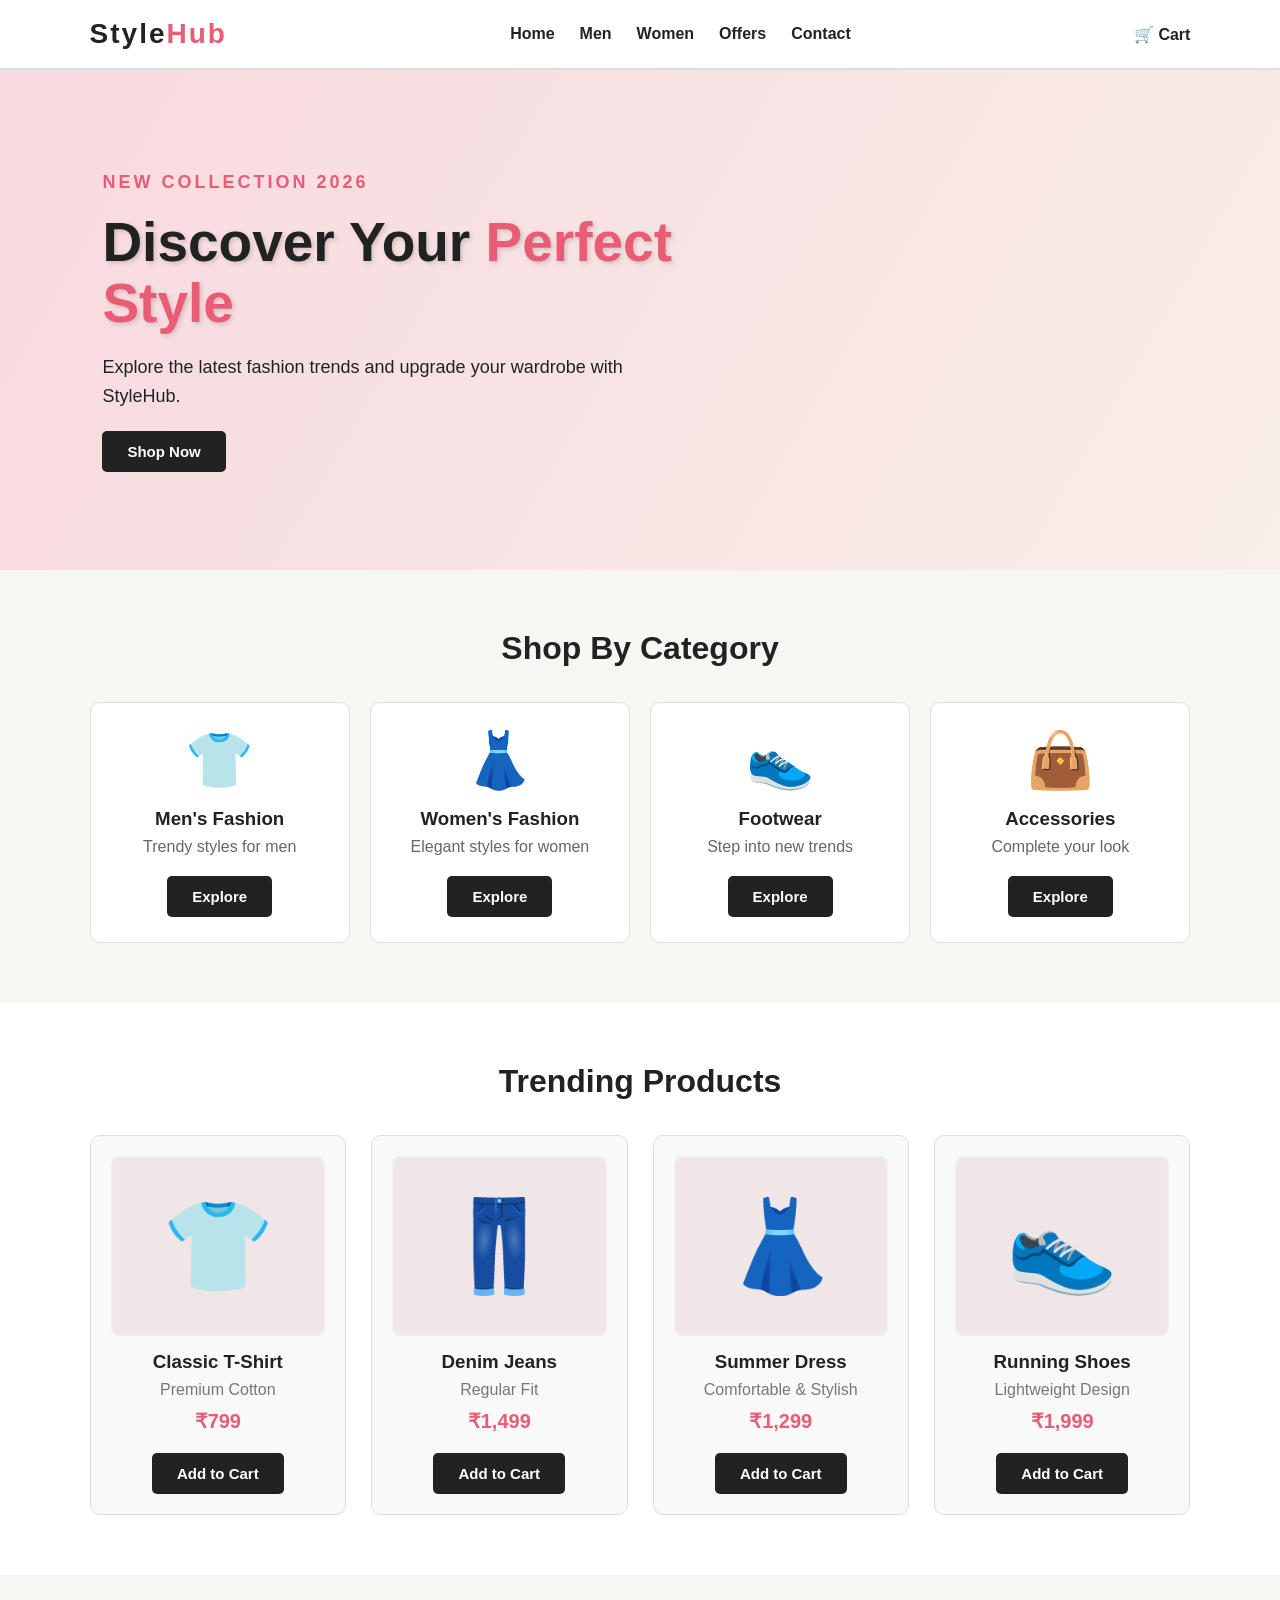
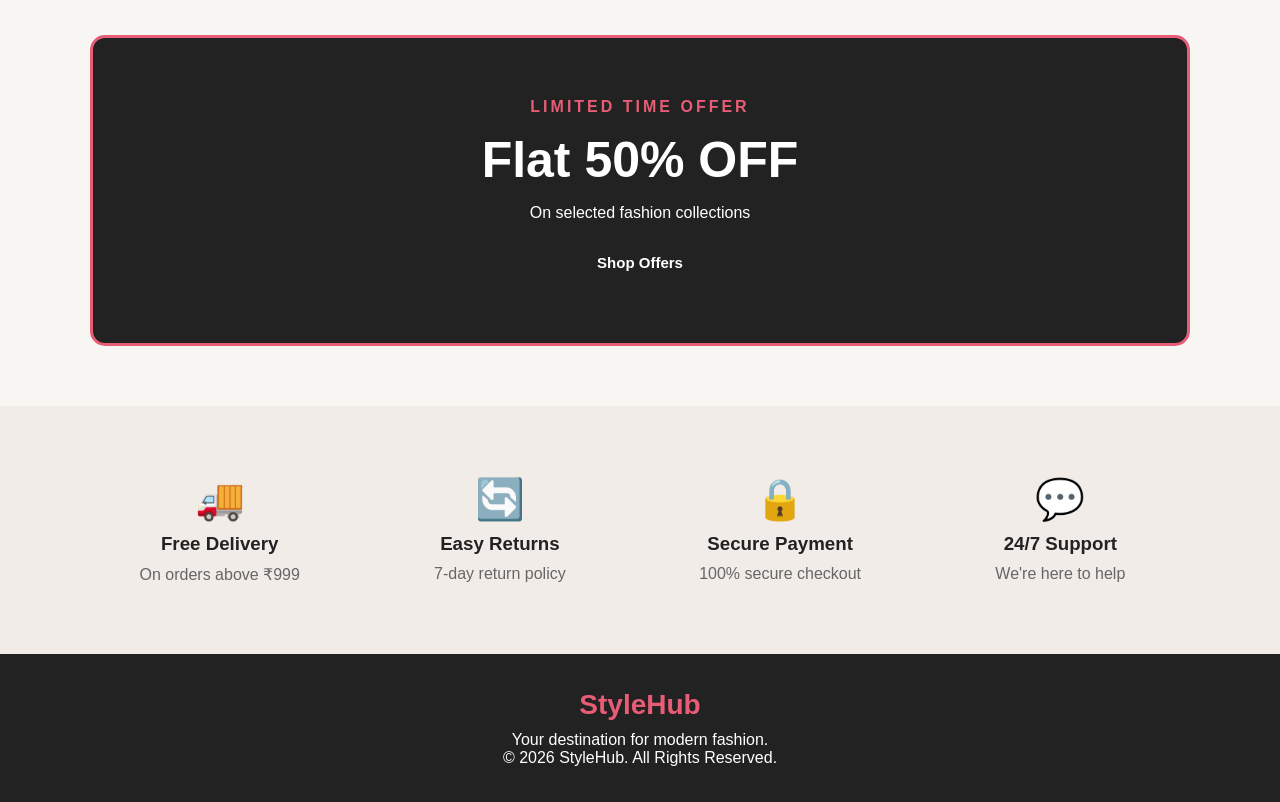
<file: index.html>
<!DOCTYPE html>
<html lang="en">

<head>
    <meta charset="UTF-8">

    <!-- Responsive design -->
    <meta name="viewport" content="width=device-width, initial-scale=1.0">

    <title>StyleHub - Fashion Store</title>

    <!-- External CSS -->
    <link rel="stylesheet" href="style.css">
</head>

<body>

    <!-- Navigation Bar -->
    <header>

        <div class="logo">
            Style<span>Hub</span>
        </div>

        <nav>
            <a href="#home">Home</a>
            <a href="#men">Men</a>
            <a href="#women">Women</a>
            <a href="#offers">Offers</a>
            <a href="#contact">Contact</a>
        </nav>

        <div class="cart">
            🛒 Cart
        </div>

    </header>


    <!-- Hero Section -->
    <section class="hero" id="home">

        <div class="hero-content">

            <p class="small-title">
                NEW COLLECTION 2026
            </p>

            <h1>
                Discover Your
                <span>Perfect Style</span>
            </h1>

            <p>
                Explore the latest fashion trends and
                upgrade your wardrobe with StyleHub.
            </p>

            <button>
                Shop Now
            </button>

        </div>

    </section>


    <!-- Featured Categories -->
    <section class="categories">

        <h2>Shop By Category</h2>

        <div class="category-container">

            <div class="category-card">
                <div class="category-icon">👕</div>
                <h3>Men's Fashion</h3>
                <p>Trendy styles for men</p>
                <button>Explore</button>
            </div>


            <div class="category-card">
                <div class="category-icon">👗</div>
                <h3>Women's Fashion</h3>
                <p>Elegant styles for women</p>
                <button>Explore</button>
            </div>


            <div class="category-card">
                <div class="category-icon">👟</div>
                <h3>Footwear</h3>
                <p>Step into new trends</p>
                <button>Explore</button>
            </div>


            <div class="category-card">
                <div class="category-icon">👜</div>
                <h3>Accessories</h3>
                <p>Complete your look</p>
                <button>Explore</button>
            </div>

        </div>

    </section>


    <!-- Trending Products -->
    <section class="products" id="men">

        <h2>Trending Products</h2>

        <div class="product-container">

            <div class="product-card">

                <div class="product-image">
                    👕
                </div>

                <h3>Classic T-Shirt</h3>

                <p>Premium Cotton</p>

                <strong>₹799</strong>

                <button>Add to Cart</button>

            </div>


            <div class="product-card">

                <div class="product-image">
                    👖
                </div>

                <h3>Denim Jeans</h3>

                <p>Regular Fit</p>

                <strong>₹1,499</strong>

                <button>Add to Cart</button>

            </div>


            <div class="product-card">

                <div class="product-image">
                    👗
                </div>

                <h3>Summer Dress</h3>

                <p>Comfortable & Stylish</p>

                <strong>₹1,299</strong>

                <button>Add to Cart</button>

            </div>


            <div class="product-card">

                <div class="product-image">
                    👟
                </div>

                <h3>Running Shoes</h3>

                <p>Lightweight Design</p>

                <strong>₹1,999</strong>

                <button>Add to Cart</button>

            </div>

        </div>

    </section>


    <!-- Offer Section -->
    <section class="offer" id="offers">

        <div>

            <p>LIMITED TIME OFFER</p>

            <h2>
                Flat 50% OFF
            </h2>

            <p>
                On selected fashion collections
            </p>

            <button>
                Shop Offers
            </button>

        </div>

    </section>


    <!-- Features -->
    <section class="features">

        <div class="feature">
            <span>🚚</span>
            <h3>Free Delivery</h3>
            <p>On orders above ₹999</p>
        </div>


        <div class="feature">
            <span>🔄</span>
            <h3>Easy Returns</h3>
            <p>7-day return policy</p>
        </div>


        <div class="feature">
            <span>🔒</span>
            <h3>Secure Payment</h3>
            <p>100% secure checkout</p>
        </div>


        <div class="feature">
            <span>💬</span>
            <h3>24/7 Support</h3>
            <p>We're here to help</p>
        </div>

    </section>


    <!-- Footer -->
    <footer id="contact">

        <div class="footer-logo">
            StyleHub
        </div>

        <p>
            Your destination for modern fashion.
        </p>

        <p>
            © 2026 StyleHub. All Rights Reserved.
        </p>

    </footer>


</body>
</html>
</file>
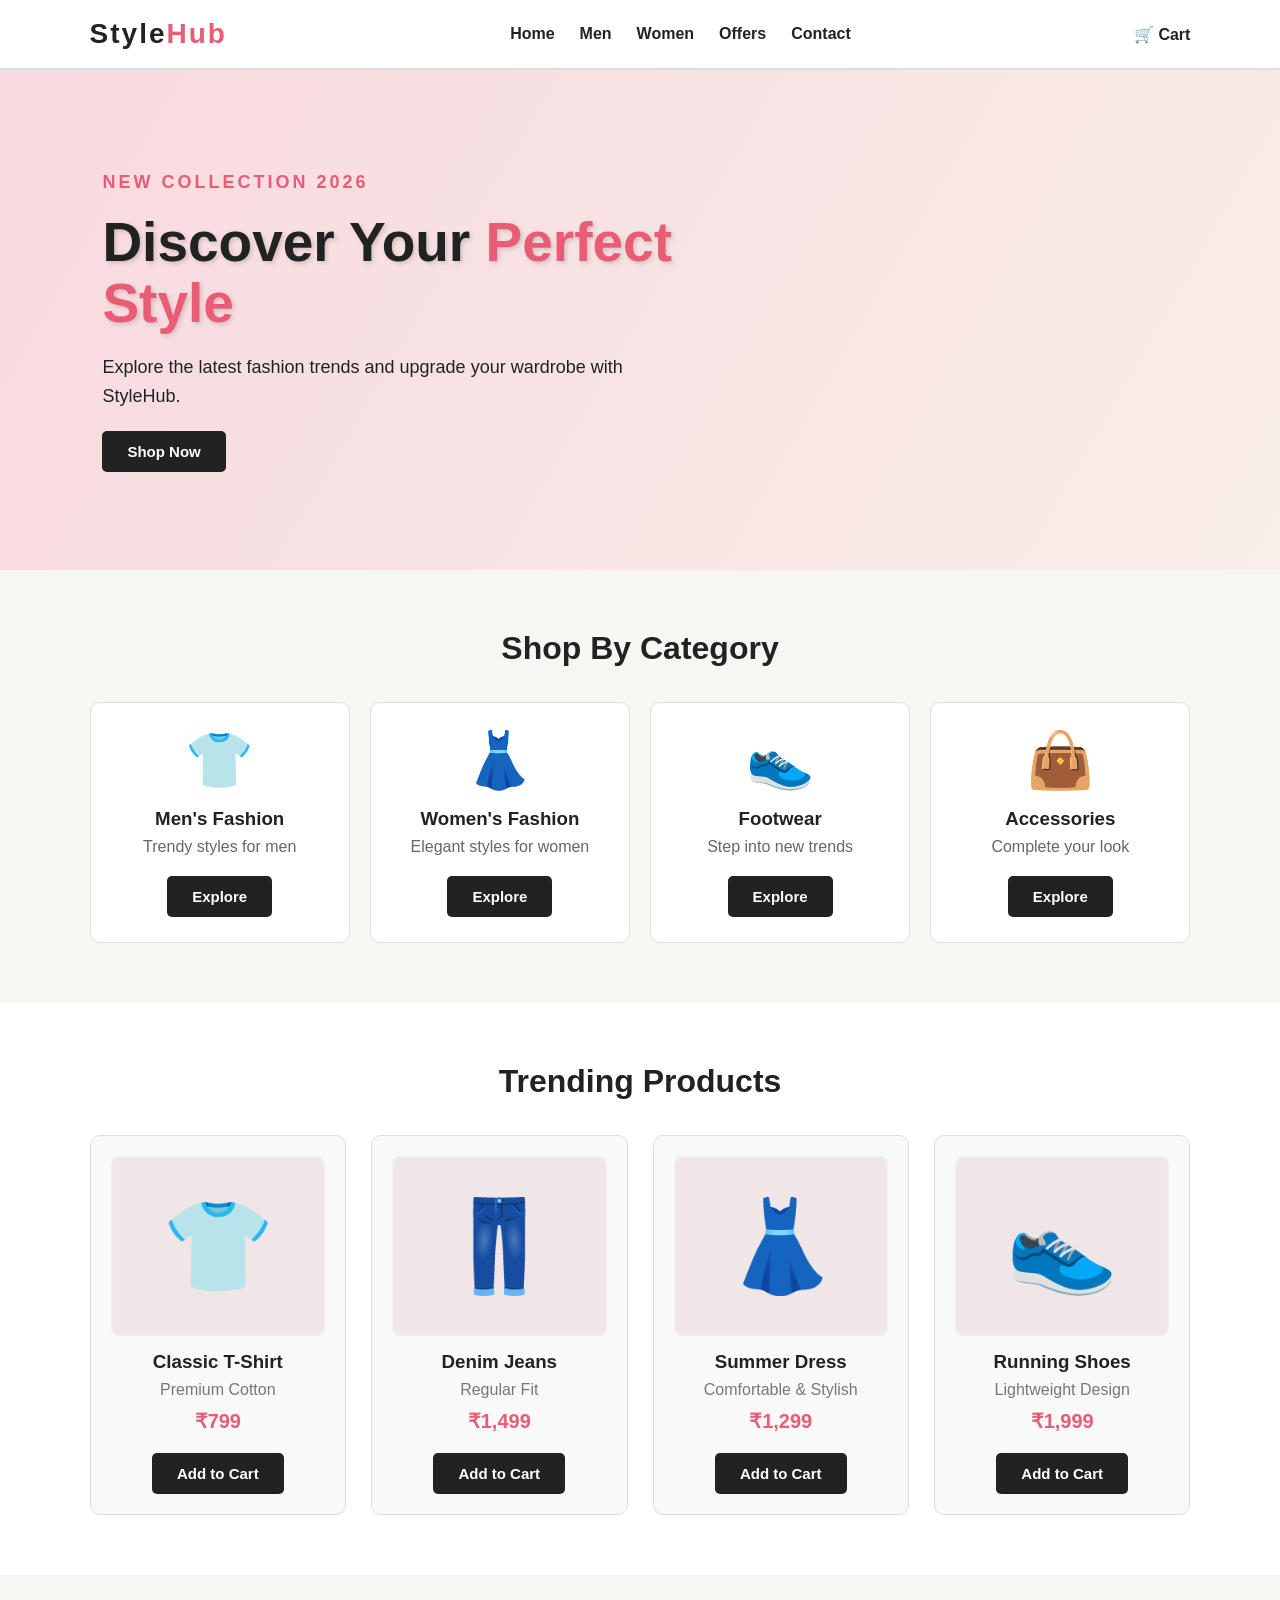
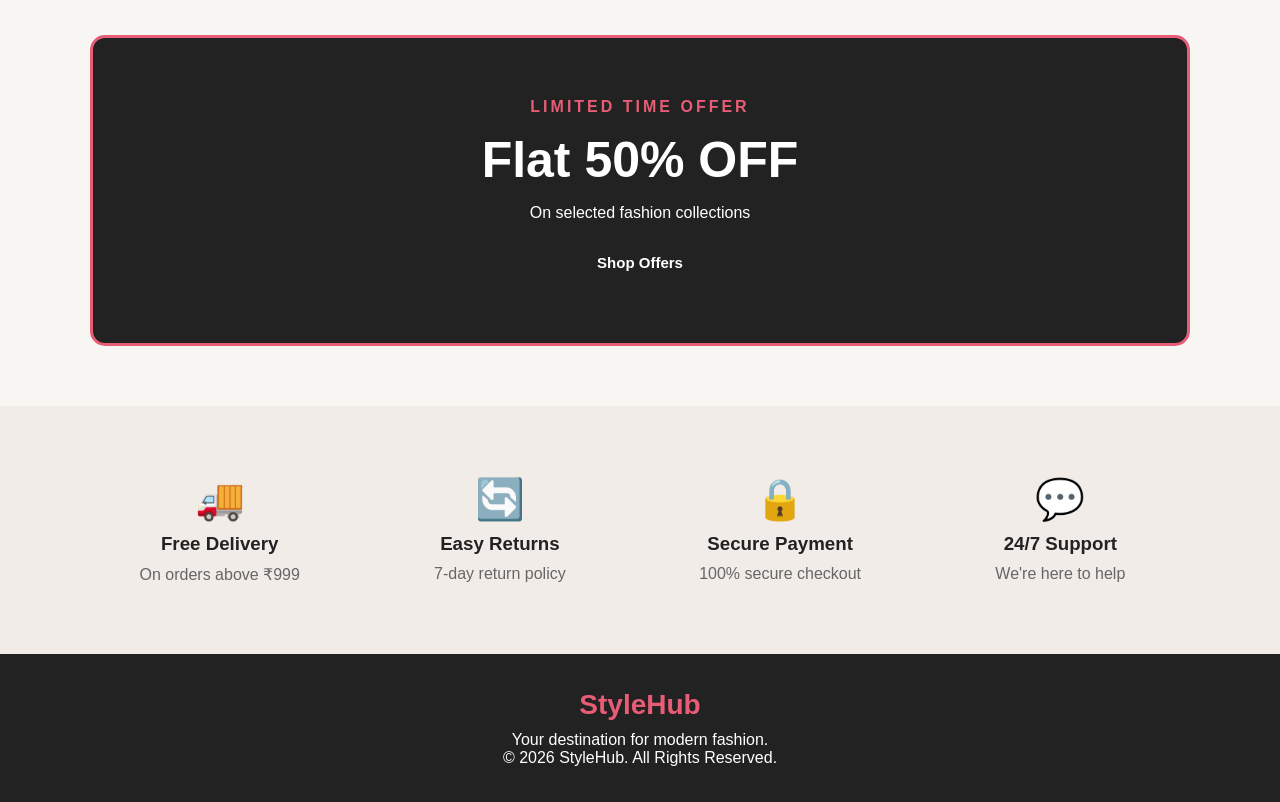
<file: fashion.html>
<!DOCTYPE html>
<html lang="en">

<head>
    <meta charset="UTF-8">

    <!-- Responsive design -->
    <meta name="viewport" content="width=device-width, initial-scale=1.0">

    <title>StyleHub - Fashion Store</title>

    <!-- External CSS -->
    <link rel="stylesheet" href="fashion.css">
</head>

<body>

    <!-- Navigation Bar -->
    <header>

        <div class="logo">
            Style<span>Hub</span>
        </div>

        <nav>
            <a href="#home">Home</a>
            <a href="#men">Men</a>
            <a href="#women">Women</a>
            <a href="#offers">Offers</a>
            <a href="#contact">Contact</a>
        </nav>

        <div class="cart">
            🛒 Cart
        </div>

    </header>


    <!-- Hero Section -->
    <section class="hero" id="home">

        <div class="hero-content">

            <p class="small-title">
                NEW COLLECTION 2026
            </p>

            <h1>
                Discover Your
                <span>Perfect Style</span>
            </h1>

            <p>
                Explore the latest fashion trends and
                upgrade your wardrobe with StyleHub.
            </p>

            <button>
                Shop Now
            </button>

        </div>

    </section>


    <!-- Featured Categories -->
    <section class="categories">

        <h2>Shop By Category</h2>

        <div class="category-container">

            <div class="category-card">
                <div class="category-icon">👕</div>
                <h3>Men's Fashion</h3>
                <p>Trendy styles for men</p>
                <button>Explore</button>
            </div>


            <div class="category-card">
                <div class="category-icon">👗</div>
                <h3>Women's Fashion</h3>
                <p>Elegant styles for women</p>
                <button>Explore</button>
            </div>


            <div class="category-card">
                <div class="category-icon">👟</div>
                <h3>Footwear</h3>
                <p>Step into new trends</p>
                <button>Explore</button>
            </div>


            <div class="category-card">
                <div class="category-icon">👜</div>
                <h3>Accessories</h3>
                <p>Complete your look</p>
                <button>Explore</button>
            </div>

        </div>

    </section>


    <!-- Trending Products -->
    <section class="products" id="men">

        <h2>Trending Products</h2>

        <div class="product-container">

            <div class="product-card">

                <div class="product-image">
                    👕
                </div>

                <h3>Classic T-Shirt</h3>

                <p>Premium Cotton</p>

                <strong>₹799</strong>

                <button>Add to Cart</button>

            </div>


            <div class="product-card">

                <div class="product-image">
                    👖
                </div>

                <h3>Denim Jeans</h3>

                <p>Regular Fit</p>

                <strong>₹1,499</strong>

                <button>Add to Cart</button>

            </div>


            <div class="product-card">

                <div class="product-image">
                    👗
                </div>

                <h3>Summer Dress</h3>

                <p>Comfortable & Stylish</p>

                <strong>₹1,299</strong>

                <button>Add to Cart</button>

            </div>


            <div class="product-card">

                <div class="product-image">
                    👟
                </div>

                <h3>Running Shoes</h3>

                <p>Lightweight Design</p>

                <strong>₹1,999</strong>

                <button>Add to Cart</button>

            </div>

        </div>

    </section>


    <!-- Offer Section -->
    <section class="offer" id="offers">

        <div>

            <p>LIMITED TIME OFFER</p>

            <h2>
                Flat 50% OFF
            </h2>

            <p>
                On selected fashion collections
            </p>

            <button>
                Shop Offers
            </button>

        </div>

    </section>


    <!-- Features -->
    <section class="features">

        <div class="feature">
            <span>🚚</span>
            <h3>Free Delivery</h3>
            <p>On orders above ₹999</p>
        </div>


        <div class="feature">
            <span>🔄</span>
            <h3>Easy Returns</h3>
            <p>7-day return policy</p>
        </div>


        <div class="feature">
            <span>🔒</span>
            <h3>Secure Payment</h3>
            <p>100% secure checkout</p>
        </div>


        <div class="feature">
            <span>💬</span>
            <h3>24/7 Support</h3>
            <p>We're here to help</p>
        </div>

    </section>


    <!-- Footer -->
    <footer id="contact">

        <div class="footer-logo">
            StyleHub
        </div>

        <p>
            Your destination for modern fashion.
        </p>

        <p>
            © 2026 StyleHub. All Rights Reserved.
        </p>

    </footer>


</body>
</html>
</file>
<file: style.css>
/* Remove default browser spacing */
* {
  margin: 0;
  padding: 0;
  box-sizing: border-box;
}

/* Basic page styling */
body {
  font-family: Arial, sans-serif;
  background: #f8f6f3;
  color: #222;
}

/* =========================
   NAVIGATION BAR
   ========================= */

header {
  background: white;
  border-bottom: 2px solid #ddd;

  display: flex;
  align-items: center;
  justify-content: space-between;

  padding: 18px 7%;

  position: sticky;
  top: 0;
  z-index: 100;
}

/* Logo text effect */
.logo {
  font-size: 28px;
  font-weight: bold;
  letter-spacing: 2px;
}

.logo span {
  color: #e85d75;
}

/* Navigation links */
nav {
  display: flex;
  gap: 25px;
}

nav a {
  text-decoration: none;
  color: #222;
  font-weight: bold;

  /* Text effect */
  transition: 0.3s;
}

nav a:hover {
  color: #e85d75;
}

/* Cart */
.cart {
  font-weight: bold;
}

/* =========================
   HERO SECTION
   ========================= */

.hero {
  min-height: 500px;

  /* Background */
  background: linear-gradient(120deg, #f7d9df, #f9eee8);

  display: flex;
  align-items: center;

  padding: 60px 8%;

  overflow: hidden;
}

/* Hero text */
.hero-content {
  max-width: 600px;

  /* CSS animation */
  animation: slideIn 1.2s ease;
}

.small-title {
  color: #e85d75;
  font-weight: bold;
  letter-spacing: 3px;
  margin-bottom: 15px;
}

/* Large heading */
.hero h1 {
  font-size: 55px;
  line-height: 1.1;
  margin-bottom: 20px;

  /* Text effect */
  text-shadow: 2px 2px 4px rgba(0, 0, 0, 0.15);
}

.hero h1 span {
  color: #e85d75;
}

.hero p {
  font-size: 18px;
  line-height: 1.6;
}

/* Buttons */
button {
  background: #222;
  color: white;

  border: none;
  border-radius: 5px;

  padding: 12px 25px;

  margin-top: 20px;

  font-size: 15px;
  font-weight: bold;

  cursor: pointer;

  transition: 0.3s;
}

button:hover {
  background: #e85d75;

  /* Animation effect */
  transform: scale(1.05);
}

/* =========================
   CATEGORY SECTION
   ========================= */

.categories,
.products {
  padding: 60px 7%;
}

h2 {
  text-align: center;
  font-size: 32px;
  margin-bottom: 35px;
}

/* Multiple column layout */
.category-container {
  display: grid;

  grid-template-columns: repeat(4, 1fr);

  gap: 20px;
}

/* Category cards */
.category-card {
  background: white;

  padding: 25px;

  text-align: center;

  border: 1px solid #ddd;
  border-radius: 10px;

  transition: 0.3s;
}

.category-card:hover {
  transform: translateY(-8px);

  box-shadow: 0 10px 25px rgba(0, 0, 0, 0.12);
}

/* Category icons */
.category-icon {
  font-size: 55px;
  margin-bottom: 15px;
}

.category-card h3 {
  margin-bottom: 8px;
}

.category-card p {
  color: #666;
}

/* =========================
   PRODUCT SECTION
   ========================= */

.products {
  background: white;
}

/* Four column product layout */
.product-container {
  display: grid;

  grid-template-columns: repeat(4, 1fr);

  gap: 25px;
}

/* Product card */
.product-card {
  background: #f9f9f9;

  border: 1px solid #ddd;

  border-radius: 10px;

  padding: 20px;

  text-align: center;

  transition: 0.3s;
}

.product-card:hover {
  transform: translateY(-10px);

  box-shadow: 0 10px 20px rgba(0, 0, 0, 0.15);
}

/* Product image area */
.product-image {
  height: 180px;

  background: #f0e5e7;

  border-radius: 8px;

  display: flex;
  justify-content: center;
  align-items: center;

  font-size: 90px;

  margin-bottom: 15px;

  /* Border */
  border: 2px solid #eee;
}

.product-card h3 {
  margin-bottom: 8px;
}

.product-card p {
  color: #777;
  margin-bottom: 10px;
}

.product-card strong {
  display: block;
  font-size: 20px;
  color: #e85d75;
}

/* =========================
   OFFER SECTION
   ========================= */

.offer {
  margin: 60px 7%;

  padding: 60px;

  text-align: center;

  /* Background and border */
  background: #222;

  color: white;

  border: 3px solid #e85d75;

  border-radius: 15px;

  /* Animation */
  animation: pulse 3s infinite;
}

.offer p:first-child {
  color: #e85d75;

  font-weight: bold;

  letter-spacing: 3px;
}

.offer h2 {
  font-size: 50px;
  margin: 15px 0;
}

/* =========================
   FEATURES
   ========================= */

.features {
  display: grid;

  grid-template-columns: repeat(4, 1fr);

  gap: 20px;

  padding: 50px 7%;

  background: #f1ece8;
}

.feature {
  text-align: center;

  padding: 20px;
}

.feature span {
  font-size: 40px;
}

.feature h3 {
  margin: 10px 0;
}

.feature p {
  color: #666;
}

/* =========================
   FOOTER
   ========================= */

footer {
  background: #222;

  color: white;

  text-align: center;

  padding: 35px;
}

.footer-logo {
  font-size: 28px;
  font-weight: bold;

  color: #e85d75;

  margin-bottom: 10px;
}

/* =========================
   CSS ANIMATIONS
   ========================= */

/* Hero entrance animation */
@keyframes slideIn {
  from {
    opacity: 0;
    transform: translateX(-80px);
  }

  to {
    opacity: 1;
    transform: translateX(0);
  }
}

/* Offer animation */
@keyframes pulse {
  0% {
    transform: scale(1);
  }

  50% {
    transform: scale(1.02);
  }

  100% {
    transform: scale(1);
  }
}

/* =========================
   RESPONSIVE DESIGN
   ========================= */

@media (max-width: 900px) {
  header {
    flex-direction: column;
    gap: 15px;
  }

  .category-container,
  .product-container,
  .features {
    grid-template-columns: repeat(2, 1fr);
  }

  .hero h1 {
    font-size: 42px;
  }
}

@media (max-width: 600px) {
  nav {
    flex-wrap: wrap;
    justify-content: center;
    gap: 12px;
  }

  .category-container,
  .product-container,
  .features {
    grid-template-columns: 1fr;
  }

  .hero {
    min-height: 400px;
    padding: 40px 6%;
  }

  .hero h1 {
    font-size: 36px;
  }

  .offer {
    margin: 30px 5%;
    padding: 35px 15px;
  }

  .offer h2 {
    font-size: 36px;
  }
}
</file>
<file: fashion.css>
/* Remove default browser spacing */
* {
  margin: 0;
  padding: 0;
  box-sizing: border-box;
}

/* Basic page styling */
body {
  font-family: Arial, sans-serif;
  background: #f8f6f3;
  color: #222;
}

/* =========================
   NAVIGATION BAR
   ========================= */

header {
  background: white;
  border-bottom: 2px solid #ddd;

  display: flex;
  align-items: center;
  justify-content: space-between;

  padding: 18px 7%;

  position: sticky;
  top: 0;
  z-index: 100;
}

/* Logo text effect */
.logo {
  font-size: 28px;
  font-weight: bold;
  letter-spacing: 2px;
}

.logo span {
  color: #e85d75;
}

/* Navigation links */
nav {
  display: flex;
  gap: 25px;
}

nav a {
  text-decoration: none;
  color: #222;
  font-weight: bold;

  /* Text effect */
  transition: 0.3s;
}

nav a:hover {
  color: #e85d75;
}

/* Cart */
.cart {
  font-weight: bold;
}

/* =========================
   HERO SECTION
   ========================= */

.hero {
  min-height: 500px;

  /* Background */
  background: linear-gradient(120deg, #f7d9df, #f9eee8);

  display: flex;
  align-items: center;

  padding: 60px 8%;

  overflow: hidden;
}

/* Hero text */
.hero-content {
  max-width: 600px;

  /* CSS animation */
  animation: slideIn 1.2s ease;
}

.small-title {
  color: #e85d75;
  font-weight: bold;
  letter-spacing: 3px;
  margin-bottom: 15px;
}

/* Large heading */
.hero h1 {
  font-size: 55px;
  line-height: 1.1;
  margin-bottom: 20px;

  /* Text effect */
  text-shadow: 2px 2px 4px rgba(0, 0, 0, 0.15);
}

.hero h1 span {
  color: #e85d75;
}

.hero p {
  font-size: 18px;
  line-height: 1.6;
}

/* Buttons */
button {
  background: #222;
  color: white;

  border: none;
  border-radius: 5px;

  padding: 12px 25px;

  margin-top: 20px;

  font-size: 15px;
  font-weight: bold;

  cursor: pointer;

  transition: 0.3s;
}

button:hover {
  background: #e85d75;

  /* Animation effect */
  transform: scale(1.05);
}

/* =========================
   CATEGORY SECTION
   ========================= */

.categories,
.products {
  padding: 60px 7%;
}

h2 {
  text-align: center;
  font-size: 32px;
  margin-bottom: 35px;
}

/* Multiple column layout */
.category-container {
  display: grid;

  grid-template-columns: repeat(4, 1fr);

  gap: 20px;
}

/* Category cards */
.category-card {
  background: white;

  padding: 25px;

  text-align: center;

  border: 1px solid #ddd;
  border-radius: 10px;

  transition: 0.3s;
}

.category-card:hover {
  transform: translateY(-8px);

  box-shadow: 0 10px 25px rgba(0, 0, 0, 0.12);
}

/* Category icons */
.category-icon {
  font-size: 55px;
  margin-bottom: 15px;
}

.category-card h3 {
  margin-bottom: 8px;
}

.category-card p {
  color: #666;
}

/* =========================
   PRODUCT SECTION
   ========================= */

.products {
  background: white;
}

/* Four column product layout */
.product-container {
  display: grid;

  grid-template-columns: repeat(4, 1fr);

  gap: 25px;
}

/* Product card */
.product-card {
  background: #f9f9f9;

  border: 1px solid #ddd;

  border-radius: 10px;

  padding: 20px;

  text-align: center;

  transition: 0.3s;
}

.product-card:hover {
  transform: translateY(-10px);

  box-shadow: 0 10px 20px rgba(0, 0, 0, 0.15);
}

/* Product image area */
.product-image {
  height: 180px;

  background: #f0e5e7;

  border-radius: 8px;

  display: flex;
  justify-content: center;
  align-items: center;

  font-size: 90px;

  margin-bottom: 15px;

  /* Border */
  border: 2px solid #eee;
}

.product-card h3 {
  margin-bottom: 8px;
}

.product-card p {
  color: #777;
  margin-bottom: 10px;
}

.product-card strong {
  display: block;
  font-size: 20px;
  color: #e85d75;
}

/* =========================
   OFFER SECTION
   ========================= */

.offer {
  margin: 60px 7%;

  padding: 60px;

  text-align: center;

  /* Background and border */
  background: #222;

  color: white;

  border: 3px solid #e85d75;

  border-radius: 15px;

  /* Animation */
  animation: pulse 3s infinite;
}

.offer p:first-child {
  color: #e85d75;

  font-weight: bold;

  letter-spacing: 3px;
}

.offer h2 {
  font-size: 50px;
  margin: 15px 0;
}

/* =========================
   FEATURES
   ========================= */

.features {
  display: grid;

  grid-template-columns: repeat(4, 1fr);

  gap: 20px;

  padding: 50px 7%;

  background: #f1ece8;
}

.feature {
  text-align: center;

  padding: 20px;
}

.feature span {
  font-size: 40px;
}

.feature h3 {
  margin: 10px 0;
}

.feature p {
  color: #666;
}

/* =========================
   FOOTER
   ========================= */

footer {
  background: #222;

  color: white;

  text-align: center;

  padding: 35px;
}

.footer-logo {
  font-size: 28px;
  font-weight: bold;

  color: #e85d75;

  margin-bottom: 10px;
}

/* =========================
   CSS ANIMATIONS
   ========================= */

/* Hero entrance animation */
@keyframes slideIn {
  from {
    opacity: 0;
    transform: translateX(-80px);
  }

  to {
    opacity: 1;
    transform: translateX(0);
  }
}

/* Offer animation */
@keyframes pulse {
  0% {
    transform: scale(1);
  }

  50% {
    transform: scale(1.02);
  }

  100% {
    transform: scale(1);
  }
}

/* =========================
   RESPONSIVE DESIGN
   ========================= */

@media (max-width: 900px) {
  header {
    flex-direction: column;
    gap: 15px;
  }

  .category-container,
  .product-container,
  .features {
    grid-template-columns: repeat(2, 1fr);
  }

  .hero h1 {
    font-size: 42px;
  }
}

@media (max-width: 600px) {
  nav {
    flex-wrap: wrap;
    justify-content: center;
    gap: 12px;
  }

  .category-container,
  .product-container,
  .features {
    grid-template-columns: 1fr;
  }

  .hero {
    min-height: 400px;
    padding: 40px 6%;
  }

  .hero h1 {
    font-size: 36px;
  }

  .offer {
    margin: 30px 5%;
    padding: 35px 15px;
  }

  .offer h2 {
    font-size: 36px;
  }
}
</file>
